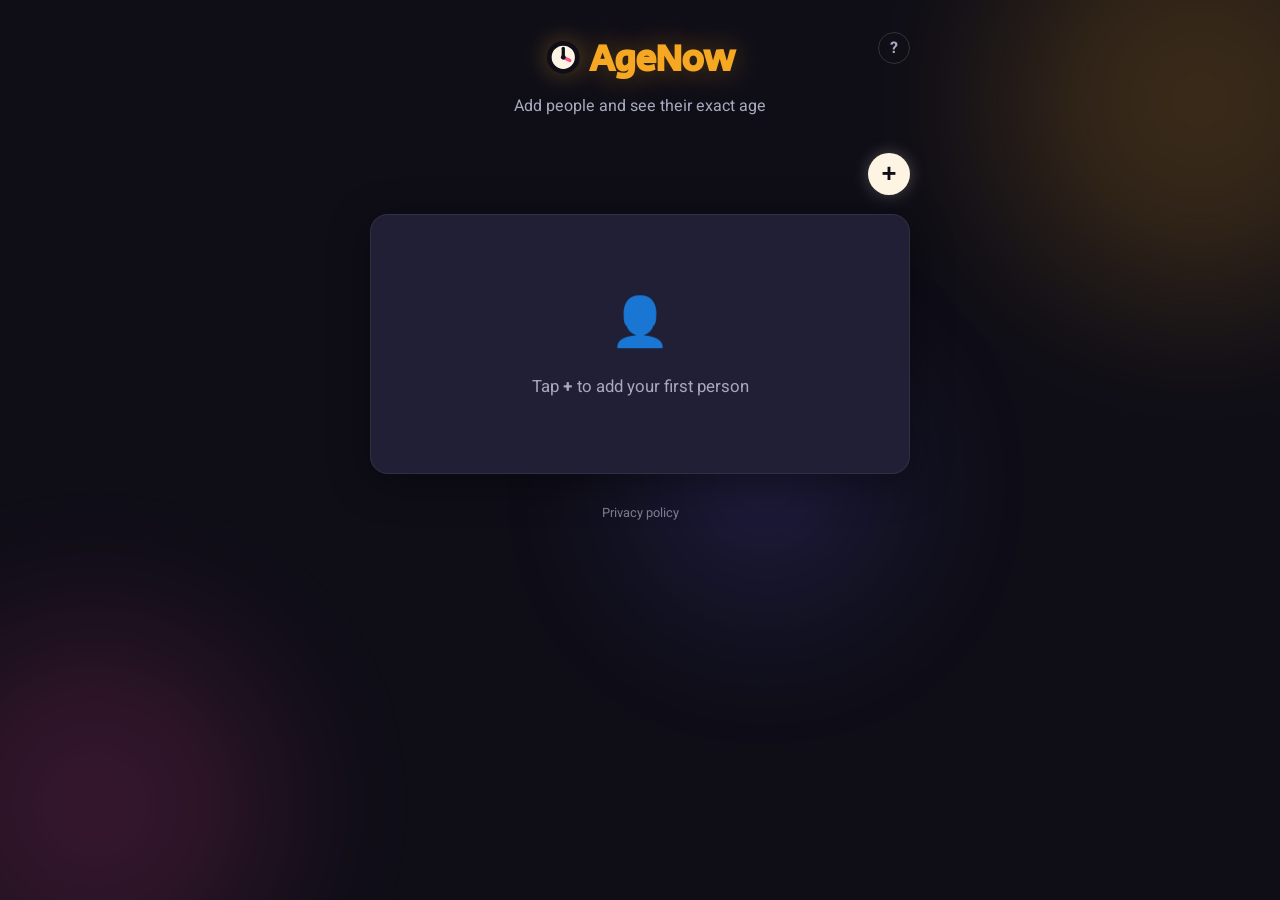
<file: index.html>
<!DOCTYPE html>
<html lang="he" dir="rtl">
<head>
  <meta charset="UTF-8" />
  <meta name="viewport" content="width=device-width, initial-scale=1.0" />
  <title>AgeNow</title>

  <!-- PWA Manifest (Android + Chrome) -->
  <link rel="manifest" href="manifest.json" />

  <!-- Theme color for Chrome on Android -->
  <meta name="theme-color" content="#f7a823" />

  <!-- Apple / iOS -->
  <meta name="apple-mobile-web-app-capable" content="yes" />
  <meta name="apple-mobile-web-app-status-bar-style" content="black-translucent" />
  <meta name="apple-mobile-web-app-title" content="AgeNow" />
  <link rel="apple-touch-icon" href="icons/apple-touch-icon.png?v=2" />

  <!-- Favicon -->
  <link rel="icon" type="image/png" href="icons/favicon.png?v=2" />

  <link rel="stylesheet" href="style.css" />
  <link href="https://fonts.googleapis.com/css2?family=Secular+One&family=Heebo:wght@300;400;600;700&display=swap" rel="stylesheet" />
</head>
<body>

  <div class="bg-circles">
    <div class="circle c1"></div>
    <div class="circle c2"></div>
    <div class="circle c3"></div>
  </div>

  <div class="container">
    <header>
      <button class="help-btn" id="helpBtn" type="button" data-i18n-label="help" aria-label="איך משתמשים?" title="איך משתמשים?">?</button>
      <h1>
        <svg class="logo-clock" viewBox="0 0 116 116" aria-hidden="true">
          <circle cx="58" cy="58" r="47" fill="#fdf4e3" stroke="#0f0e17" stroke-width="16" />
          <line x1="58" y1="58" x2="58" y2="28" stroke="#0f0e17" stroke-width="11" stroke-linecap="round" />
          <line x1="58" y1="58" x2="80" y2="69" stroke="#ff4d8d" stroke-width="11" stroke-linecap="round" />
          <circle cx="58" cy="58" r="8" fill="#0f0e17" />
        </svg>
        AgeNow
      </h1>
      <p class="subtitle" data-i18n="subtitle">הוסף אנשים וגלה את גילם המדויק</p>
    </header>

    <!-- Tabs -->
    <div class="tabs-wrapper">
      <div class="tabs" id="tabs"></div>
      <button class="add-btn" id="addBtn" data-i18n-label="addPerson" title="הוסף אדם">+</button>
    </div>

    <!-- Content area -->
    <div class="card" id="mainCard">
      <div id="emptyState" class="empty-state">
        <div class="empty-icon">👤</div>
        <p><span data-i18n="emptyBefore">לחץ על</span> <strong>+</strong> <span data-i18n="emptyAfter">כדי להוסיף אדם ראשון</span></p>
      </div>
      <div id="personView" class="person-view hidden">
        <div class="avatar" id="personAvatar"></div>
        <h2 id="personName"></h2>
        <div class="age-display" id="ageDisplay">
          <div class="age-block">
            <span class="age-number" id="ageYears">0</span>
            <span class="age-label" data-i18n="years">שנים</span>
          </div>
          <div class="age-sep">·</div>
          <div class="age-block">
            <span class="age-number" id="ageMonths">0</span>
            <span class="age-label" data-i18n="months">חודשים</span>
          </div>
          <div class="age-sep">·</div>
          <div class="age-block">
            <span class="age-number" id="ageDays">0</span>
            <span class="age-label" data-i18n="days">ימים</span>
          </div>
        </div>
        <div class="birthdate-label" id="birthdateLabel"></div>
        <button class="delete-btn" id="deleteBtn" data-i18n="remove">🗑 הסר</button>
      </div>
    </div>

    <footer class="app-footer">
      <a href="privacy-policy.html" id="privacyLink" data-i18n="privacy">מדיניות פרטיות</a>
    </footer>
  </div>

  <!-- Modal -->
  <div class="modal-overlay hidden" id="modalOverlay">
    <div class="modal">
      <h3 data-i18n="modalTitle">➕ הוסף אדם חדש</h3>
      <label><span data-i18n="name">שם</span>
        <input type="text" id="inputName" data-i18n-placeholder="namePlaceholder" placeholder="לדוגמה: דנה" maxlength="20" />
      </label>
      <label><span data-i18n="birthdate">תאריך לידה</span>
        <input type="date" id="inputDate" />
      </label>
      <p class="modal-error hidden" id="modalError"></p>
      <div class="modal-actions">
        <button class="btn-confirm" id="confirmBtn" data-i18n="add">הוסף</button>
        <button class="btn-cancel" id="cancelBtn" data-i18n="cancel">ביטול</button>
      </div>
    </div>
  </div>

  <!-- Usage guide video -->
  <div class="modal-overlay hidden" id="guideOverlay">
    <div class="guide">
      <button class="guide-close" id="guideClose" type="button" data-i18n-label="close" aria-label="סגור">✕</button>
      <video id="guideVideo" src="media/guide.mp4?v=2" poster="media/guide-poster.jpg" controls playsinline preload="none"></video>
    </div>
  </div>

  <!-- Popup -->
  <div class="popup hidden" id="popup">
    <span id="popupText"></span>
  </div>

  <script src="app.js"></script>

  <!-- Cloudflare Web Analytics: anonymous visit counts, no cookies.
       Not loaded in the Google Play app, whose listing declares no data collected.
       The Play app opens ./?source=twa; the flag lasts for the app session. -->
  <script>
    (function () {
      let inPlayApp = new URLSearchParams(location.search).get('source') === 'twa' ||
        document.referrer.startsWith('android-app://');
      try {
        if (inPlayApp) sessionStorage.setItem('agenow_play_app', '1');
        else inPlayApp = sessionStorage.getItem('agenow_play_app') === '1';
      } catch {}
      if (inPlayApp) return;
      const beacon = document.createElement('script');
      beacon.defer = true;
      beacon.src = 'https://static.cloudflareinsights.com/beacon.min.js';
      beacon.dataset.cfBeacon = '{"token": "6112fd9998754722afa9916fab7ef203"}';
      document.body.appendChild(beacon);
    })();
  </script>
</body>
</html>
</file>
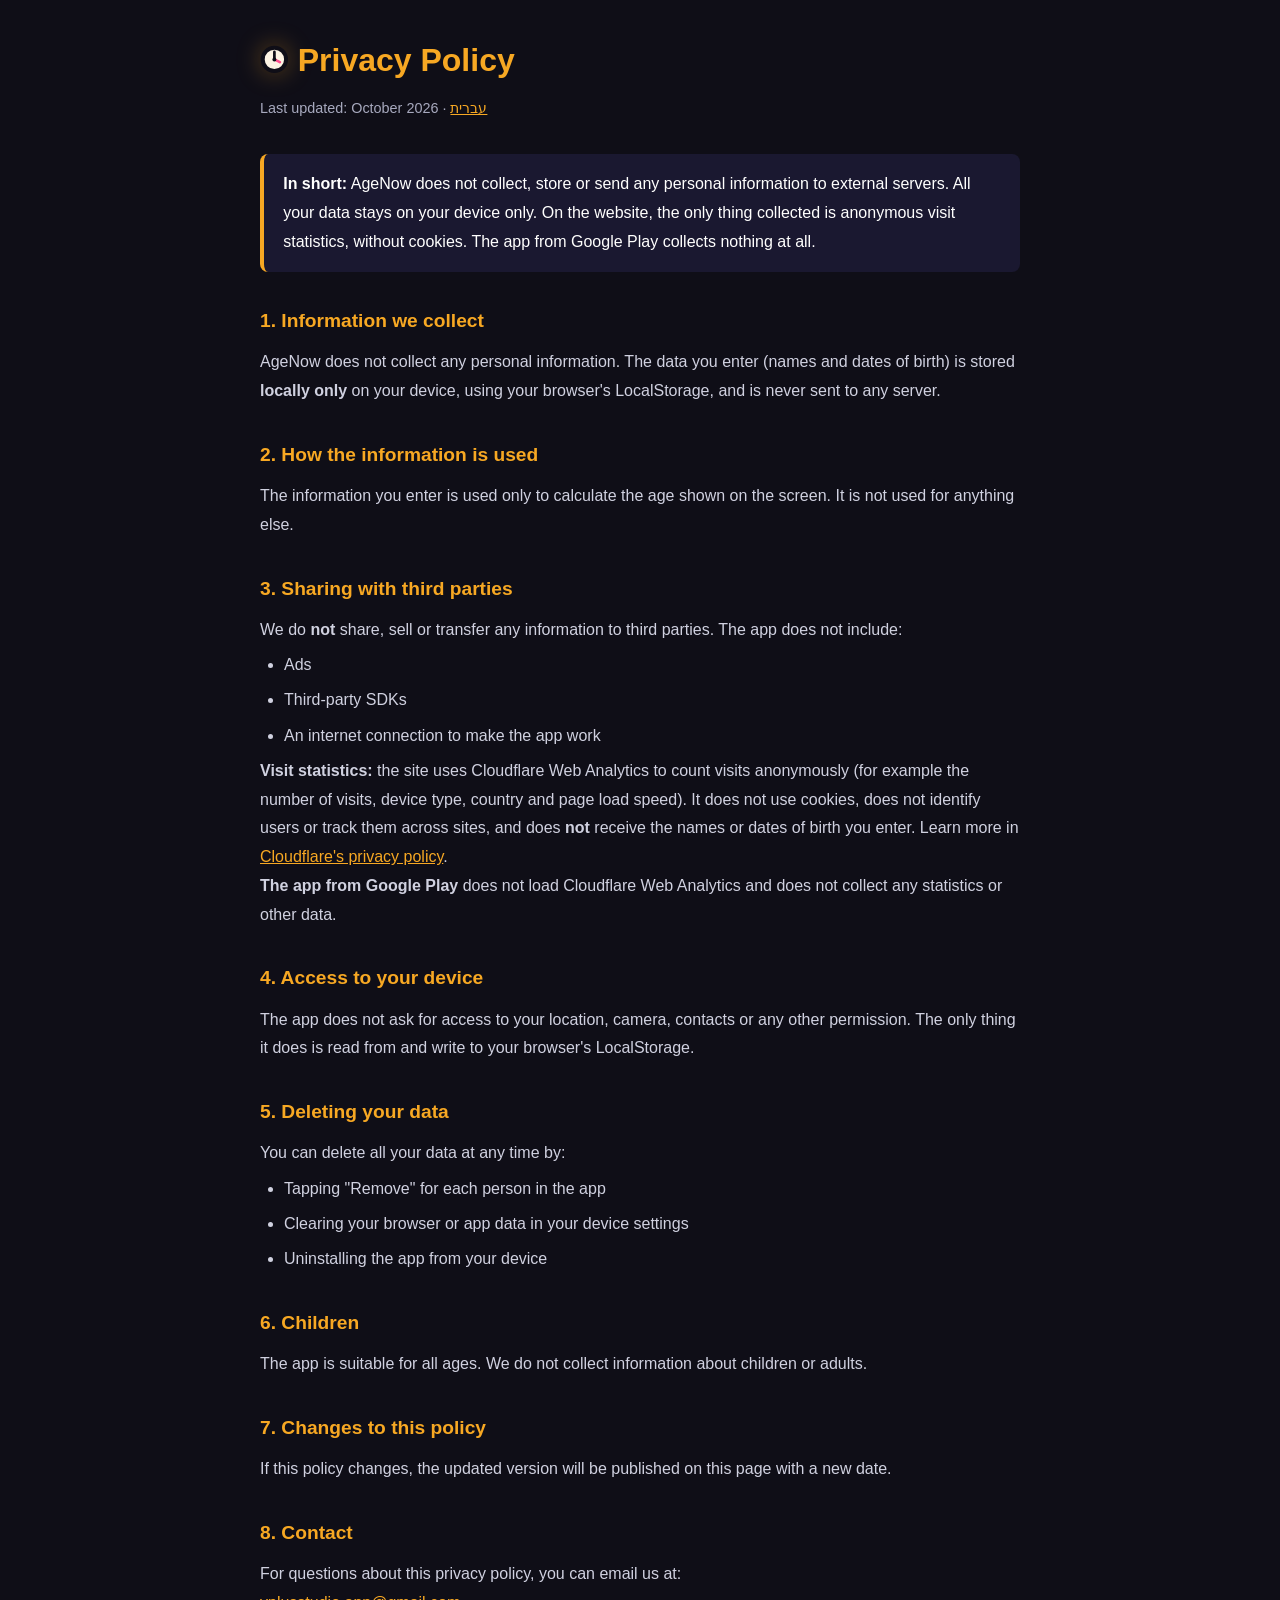
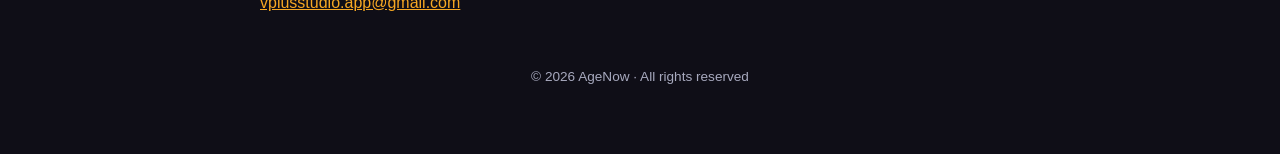
<file: privacy-policy-en.html>
<!DOCTYPE html>
<html lang="en" dir="ltr">
<head>
  <meta charset="UTF-8" />
  <meta name="viewport" content="width=device-width, initial-scale=1.0" />
  <title>Privacy Policy — AgeNow</title>
  <link rel="apple-touch-icon" href="icons/apple-touch-icon.png?v=2" />
  <link rel="icon" type="image/png" href="icons/favicon.png?v=2" />
  <style>
    * { box-sizing: border-box; margin: 0; padding: 0; }
    body {
      font-family: Arial, sans-serif;
      background: #0f0e17;
      color: #fffffe;
      line-height: 1.8;
      padding: 2rem 1rem 4rem;
    }
    .container { max-width: 760px; margin: 0 auto; }
    h1 { font-size: 2rem; color: #f7a823; margin-bottom: 0.4rem; }
    .updated { color: #a7a9be; font-size: 0.9rem; margin-bottom: 2rem; }
    h2 { font-size: 1.2rem; color: #f7a823; margin: 2rem 0 0.6rem; }
    p, li { color: #d0d1e0; font-size: 1rem; }
    ul { padding-left: 1.5rem; margin-top: 0.4rem; }
    li { margin-bottom: 0.4rem; }
    a { color: #f7a823; }
    .highlight {
      background: #1a1830;
      border-left: 4px solid #f7a823;
      padding: 1rem 1.2rem;
      border-radius: 8px;
      margin: 1.5rem 0;
    }
    .logo-clock {
      width: 0.9em;
      height: 0.9em;
      vertical-align: -0.1em;
      filter: drop-shadow(0 0 12px rgba(247,168,35,0.35));
    }
    footer { margin-top: 3rem; color: #a7a9be; font-size: 0.85rem; text-align: center; }
  </style>
</head>
<body>
<div class="container">

  <h1>
    <svg class="logo-clock" viewBox="0 0 116 116" aria-hidden="true">
      <circle cx="58" cy="58" r="47" fill="#fdf4e3" stroke="#0f0e17" stroke-width="16" />
      <line x1="58" y1="58" x2="58" y2="28" stroke="#0f0e17" stroke-width="11" stroke-linecap="round" />
      <line x1="58" y1="58" x2="80" y2="69" stroke="#ff4d8d" stroke-width="11" stroke-linecap="round" />
      <circle cx="58" cy="58" r="8" fill="#0f0e17" />
    </svg>
    Privacy Policy</h1>
  <p class="updated">Last updated: October 2026 · <a href="privacy-policy.html" lang="he">עברית</a></p>

  <div class="highlight">
    <strong>In short:</strong> AgeNow does not collect, store or send any personal information to external servers. All your data stays on your device only. On the website, the only thing collected is anonymous visit statistics, without cookies. The app from Google Play collects nothing at all.
  </div>

  <h2>1. Information we collect</h2>
  <p>AgeNow does not collect any personal information. The data you enter (names and dates of birth) is stored <strong>locally only</strong> on your device, using your browser's LocalStorage, and is never sent to any server.</p>

  <h2>2. How the information is used</h2>
  <p>The information you enter is used only to calculate the age shown on the screen. It is not used for anything else.</p>

  <h2>3. Sharing with third parties</h2>
  <p>We do <strong>not</strong> share, sell or transfer any information to third parties. The app does not include:</p>
  <ul>
    <li>Ads</li>
    <li>Third-party SDKs</li>
    <li>An internet connection to make the app work</li>
  </ul>
  <p><strong>Visit statistics:</strong> the site uses Cloudflare Web Analytics to count visits anonymously (for example the number of visits, device type, country and page load speed). It does not use cookies, does not identify users or track them across sites, and does <strong>not</strong> receive the names or dates of birth you enter. Learn more in <a href="https://www.cloudflare.com/privacypolicy/" target="_blank">Cloudflare's privacy policy</a>.</p>
  <p><strong>The app from Google Play</strong> does not load Cloudflare Web Analytics and does not collect any statistics or other data.</p>

  <h2>4. Access to your device</h2>
  <p>The app does not ask for access to your location, camera, contacts or any other permission. The only thing it does is read from and write to your browser's LocalStorage.</p>

  <h2>5. Deleting your data</h2>
  <p>You can delete all your data at any time by:</p>
  <ul>
    <li>Tapping "Remove" for each person in the app</li>
    <li>Clearing your browser or app data in your device settings</li>
    <li>Uninstalling the app from your device</li>
  </ul>

  <h2>6. Children</h2>
  <p>The app is suitable for all ages. We do not collect information about children or adults.</p>

  <h2>7. Changes to this policy</h2>
  <p>If this policy changes, the updated version will be published on this page with a new date.</p>

  <h2>8. Contact</h2>
  <p>For questions about this privacy policy, you can email us at:</p>
  <p><a href="mailto:vplusstudio.app@gmail.com">vplusstudio.app@gmail.com</a></p>

  <footer>
    © 2026 AgeNow · All rights reserved
  </footer>

</div>
</body>
</html>
</file>
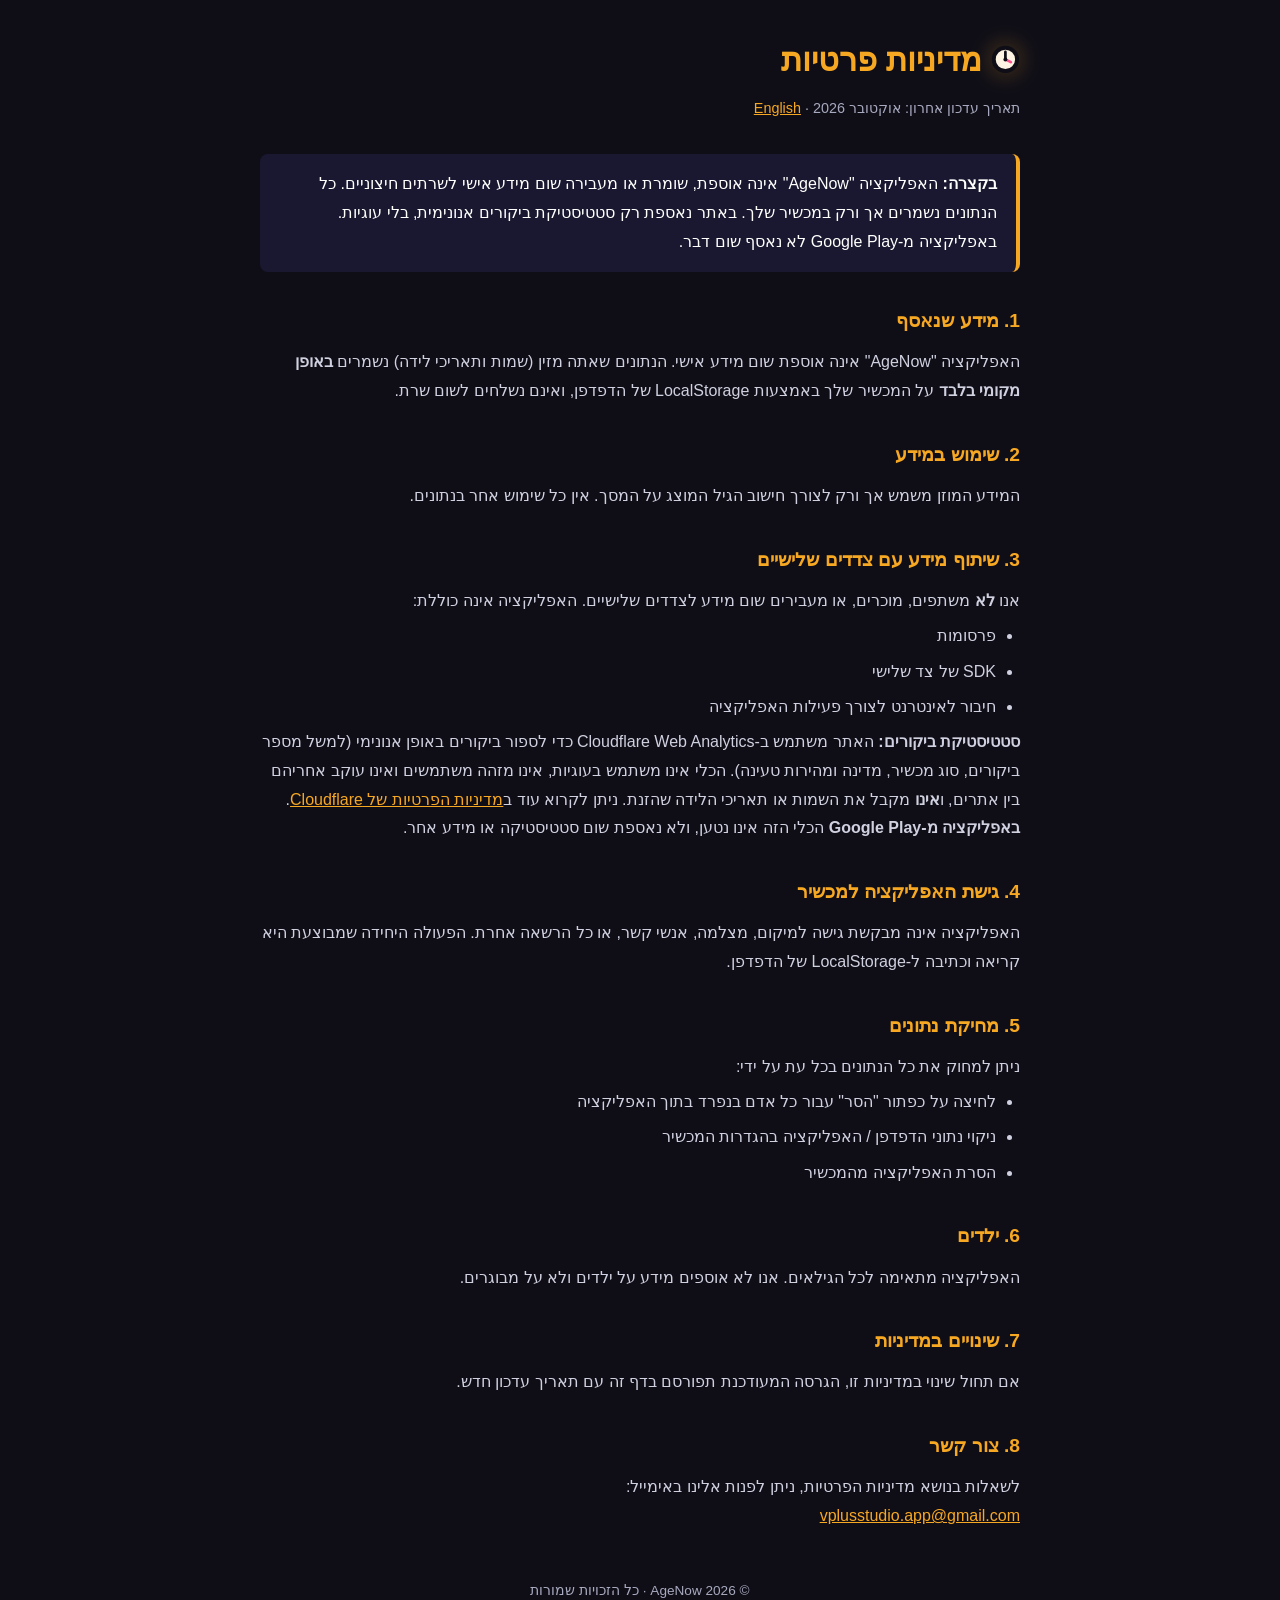
<file: privacy-policy.html>
<!DOCTYPE html>
<html lang="he" dir="rtl">
<head>
  <meta charset="UTF-8" />
  <meta name="viewport" content="width=device-width, initial-scale=1.0" />
  <title>מדיניות פרטיות — AgeNow</title>
  <link rel="apple-touch-icon" href="icons/apple-touch-icon.png?v=2" />
  <link rel="icon" type="image/png" href="icons/favicon.png?v=2" />
  <style>
    * { box-sizing: border-box; margin: 0; padding: 0; }
    body {
      font-family: Arial, sans-serif;
      background: #0f0e17;
      color: #fffffe;
      line-height: 1.8;
      padding: 2rem 1rem 4rem;
    }
    .container { max-width: 760px; margin: 0 auto; }
    h1 { font-size: 2rem; color: #f7a823; margin-bottom: 0.4rem; }
    .updated { color: #a7a9be; font-size: 0.9rem; margin-bottom: 2rem; }
    h2 { font-size: 1.2rem; color: #f7a823; margin: 2rem 0 0.6rem; }
    p, li { color: #d0d1e0; font-size: 1rem; }
    ul { padding-right: 1.5rem; margin-top: 0.4rem; }
    li { margin-bottom: 0.4rem; }
    a { color: #f7a823; }
    .highlight {
      background: #1a1830;
      border-right: 4px solid #f7a823;
      padding: 1rem 1.2rem;
      border-radius: 8px;
      margin: 1.5rem 0;
    }
    .logo-clock {
      width: 0.9em;
      height: 0.9em;
      vertical-align: -0.1em;
      filter: drop-shadow(0 0 12px rgba(247,168,35,0.35));
    }
    footer { margin-top: 3rem; color: #a7a9be; font-size: 0.85rem; text-align: center; }
  </style>
</head>
<body>
<div class="container">

  <h1>
    <svg class="logo-clock" viewBox="0 0 116 116" aria-hidden="true">
      <circle cx="58" cy="58" r="47" fill="#fdf4e3" stroke="#0f0e17" stroke-width="16" />
      <line x1="58" y1="58" x2="58" y2="28" stroke="#0f0e17" stroke-width="11" stroke-linecap="round" />
      <line x1="58" y1="58" x2="80" y2="69" stroke="#ff4d8d" stroke-width="11" stroke-linecap="round" />
      <circle cx="58" cy="58" r="8" fill="#0f0e17" />
    </svg>
    מדיניות פרטיות</h1>
  <p class="updated">תאריך עדכון אחרון: אוקטובר 2026 · <a href="privacy-policy-en.html" lang="en">English</a></p>

  <div class="highlight">
    <strong>בקצרה:</strong> האפליקציה "AgeNow" אינה אוספת, שומרת או מעבירה שום מידע אישי לשרתים חיצוניים. כל הנתונים נשמרים אך ורק במכשיר שלך. באתר נאספת רק סטטיסטיקת ביקורים אנונימית, בלי עוגיות. באפליקציה מ-Google Play לא נאסף שום דבר.
  </div>

  <h2>1. מידע שנאסף</h2>
  <p>האפליקציה "AgeNow" אינה אוספת שום מידע אישי. הנתונים שאתה מזין (שמות ותאריכי לידה) נשמרים <strong>באופן מקומי בלבד</strong> על המכשיר שלך באמצעות LocalStorage של הדפדפן, ואינם נשלחים לשום שרת.</p>

  <h2>2. שימוש במידע</h2>
  <p>המידע המוזן משמש אך ורק לצורך חישוב הגיל המוצג על המסך. אין כל שימוש אחר בנתונים.</p>

  <h2>3. שיתוף מידע עם צדדים שלישיים</h2>
  <p>אנו <strong>לא</strong> משתפים, מוכרים, או מעבירים שום מידע לצדדים שלישיים. האפליקציה אינה כוללת:</p>
  <ul>
    <li>פרסומות</li>
    <li>SDK של צד שלישי</li>
    <li>חיבור לאינטרנט לצורך פעילות האפליקציה</li>
  </ul>
  <p><strong>סטטיסטיקת ביקורים:</strong> האתר משתמש ב-Cloudflare Web Analytics כדי לספור ביקורים באופן אנונימי (למשל מספר ביקורים, סוג מכשיר, מדינה ומהירות טעינה). הכלי אינו משתמש בעוגיות, אינו מזהה משתמשים ואינו עוקב אחריהם בין אתרים, ו<strong>אינו</strong> מקבל את השמות או תאריכי הלידה שהזנת. ניתן לקרוא עוד ב<a href="https://www.cloudflare.com/privacypolicy/" target="_blank">מדיניות הפרטיות של Cloudflare</a>.</p>
  <p><strong>באפליקציה מ-Google Play</strong> הכלי הזה אינו נטען, ולא נאספת שום סטטיסטיקה או מידע אחר.</p>

  <h2>4. גישת האפליקציה למכשיר</h2>
  <p>האפליקציה אינה מבקשת גישה למיקום, מצלמה, אנשי קשר, או כל הרשאה אחרת. הפעולה היחידה שמבוצעת היא קריאה וכתיבה ל-LocalStorage של הדפדפן.</p>

  <h2>5. מחיקת נתונים</h2>
  <p>ניתן למחוק את כל הנתונים בכל עת על ידי:</p>
  <ul>
    <li>לחיצה על כפתור "הסר" עבור כל אדם בנפרד בתוך האפליקציה</li>
    <li>ניקוי נתוני הדפדפן / האפליקציה בהגדרות המכשיר</li>
    <li>הסרת האפליקציה מהמכשיר</li>
  </ul>

  <h2>6. ילדים</h2>
  <p>האפליקציה מתאימה לכל הגילאים. אנו לא אוספים מידע על ילדים ולא על מבוגרים.</p>

  <h2>7. שינויים במדיניות</h2>
  <p>אם תחול שינוי במדיניות זו, הגרסה המעודכנת תפורסם בדף זה עם תאריך עדכון חדש.</p>

  <h2>8. צור קשר</h2>
  <p>לשאלות בנושא מדיניות הפרטיות, ניתן לפנות אלינו באימייל:</p>
  <p><a href="mailto:vplusstudio.app@gmail.com">vplusstudio.app@gmail.com</a></p>

  <footer>
    © 2026 AgeNow · כל הזכויות שמורות
  </footer>

</div>
</body>
</html>
</file>
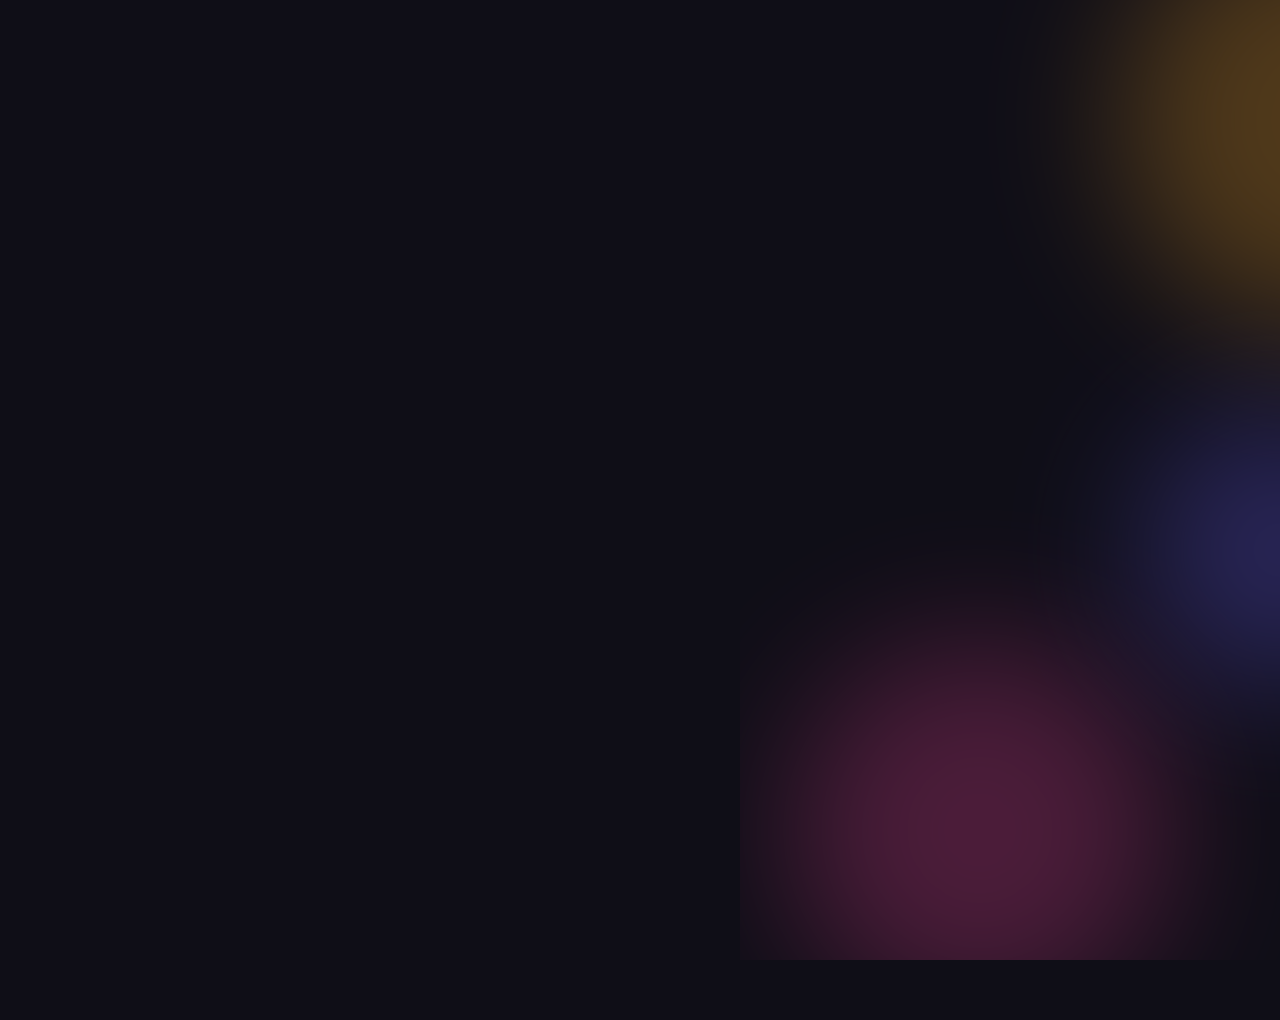
<file: promo/promo.html>
<!DOCTYPE html>
<html lang="he" dir="rtl">
<head>
<meta charset="UTF-8" />
<title>AgeNow — promo</title>
<link href="https://fonts.googleapis.com/css2?family=Secular+One&family=Heebo:wght@400;500;700;900&family=Rubik:wght@900&display=swap" rel="stylesheet" />
<style>
  * { box-sizing: border-box; margin: 0; padding: 0; }
  :root {
    --bg: #0f0e17; --surface: #1a1830; --card: #211f35;
    --accent: #f7a823; --accent2: #e84393; --pink: #ff4d8d;
    --cream: #fdf4e3; --text: #fffffe; --muted: #a7a9be;
  }
  html, body { width: 540px; height: 960px; overflow: hidden; background: var(--bg); }
  body { font-family: 'Heebo', sans-serif; color: var(--text); position: relative; }
  .layer { position: absolute; inset: 0; }

  /* Background */
  .blob { position: absolute; border-radius: 50%; filter: blur(70px); opacity: 0.28; }
  #b1 { width: 420px; height: 420px; background: var(--accent); }
  #b2 { width: 380px; height: 380px; background: var(--accent2); }
  #b3 { width: 280px; height: 280px; background: #6c63ff; }

  /* Hook */
  #hook { display: flex; flex-direction: column; align-items: center; justify-content: center; gap: 28px; text-align: center; padding: 0 30px; }
  #hook .q { font-family: 'Secular One', sans-serif; font-size: 64px; line-height: 1.1; }
  #hook .a { font-family: 'Secular One', sans-serif; font-size: 46px; color: var(--accent); }
  #hook .a b { color: var(--pink); font-weight: normal; }

  /* Clock (shared) */
  .clock circle.face { fill: var(--cream); stroke: var(--bg); }

  /* Logo */
  #logo { display: flex; flex-direction: column; align-items: center; justify-content: center; gap: 34px; }
  #logo .icon { width: 300px; height: 300px; border-radius: 68px; background: var(--accent);
    display: flex; flex-direction: column; align-items: center; justify-content: center; gap: 18px;
    font-family: 'Rubik', sans-serif; color: var(--bg); box-shadow: 0 30px 90px rgba(247,168,35,0.45); }
  #logo .w { font-size: 92px; font-weight: 900; line-height: 0.74; letter-spacing: -3px; }
  #logo .row { display: flex; align-items: center; gap: 3px; direction: ltr; }
  #logo .name { font-family: 'Secular One', sans-serif; font-size: 58px; color: var(--accent); direction: ltr; }

  /* Phone */
  #phone { position: absolute; left: 95px; top: 64px; width: 350px; height: 660px; border-radius: 52px;
    background: #05050a; padding: 12px; box-shadow: 0 40px 120px rgba(0,0,0,0.7), 0 0 0 2px #2c2a40; }
  #screen { position: relative; width: 100%; height: 100%; border-radius: 41px; overflow: hidden; background: var(--bg); }
  #screen .glow1 { position: absolute; width: 260px; height: 260px; border-radius: 50%; background: var(--accent); filter: blur(60px); opacity: 0.16; top: -70px; right: -80px; }
  #screen .glow2 { position: absolute; width: 230px; height: 230px; border-radius: 50%; background: var(--accent2); filter: blur(60px); opacity: 0.16; bottom: -60px; left: -70px; }
  .app { position: relative; padding: 52px 18px 0; }
  .app header { text-align: center; margin-bottom: 20px; }
  .app h1 { font-family: 'Secular One', sans-serif; font-size: 30px; color: var(--accent); text-shadow: 0 0 24px rgba(247,168,35,0.35);
    display: flex; align-items: center; justify-content: center; gap: 8px; }
  .app .sub { color: var(--muted); font-size: 13px; margin-top: 2px; }
  .tabs-row { display: flex; align-items: center; gap: 6px; margin-bottom: 14px; min-height: 36px; }
  .tabs { display: flex; flex-wrap: wrap; gap: 6px; flex: 1; }
  .tab { background: var(--surface); color: var(--muted); border-radius: 40px; padding: 5px 12px; font-size: 13px; white-space: nowrap; border: 2px solid transparent; }
  .tab.active { background: var(--accent); color: var(--bg); font-weight: 700; box-shadow: 0 0 14px rgba(247,168,35,0.4); }
  .add { width: 36px; height: 36px; border-radius: 50%; background: var(--cream); color: var(--bg); font-size: 24px; font-weight: 700; line-height: 36px; text-align: center; flex-shrink: 0; box-shadow: 0 0 14px rgba(253,244,227,0.25); }
  .card { background: var(--card); border-radius: 18px; border: 1px solid rgba(255,255,255,0.07); padding: 26px 14px; min-height: 300px;
    display: flex; align-items: center; justify-content: center; box-shadow: 0 8px 30px rgba(0,0,0,0.4); }
  .empty { text-align: center; color: var(--muted); font-size: 15px; }
  .empty .ic { width: 52px; height: 52px; border-radius: 50%; background: var(--surface); margin: 0 auto 14px; display: flex; align-items: center; justify-content: center; }
  .person { text-align: center; width: 100%; }
  .avatar { width: 60px; height: 60px; border-radius: 50%; background: linear-gradient(135deg, var(--accent), var(--accent2)); margin: 0 auto 10px;
    display: flex; align-items: center; justify-content: center; font-family: 'Secular One', sans-serif; font-size: 28px; color: var(--bg); box-shadow: 0 0 20px rgba(247,168,35,0.3); }
  .person h2 { font-family: 'Secular One', sans-serif; font-size: 25px; margin-bottom: 16px; }
  .blocks { display: flex; justify-content: center; align-items: center; gap: 6px; margin-bottom: 14px; }
  .blk { display: flex; flex-direction: column; align-items: center; background: var(--surface); border-radius: 12px; padding: 10px 6px; min-width: 76px; border: 1px solid rgba(255,255,255,0.08); }
  .num { font-family: 'Secular One', sans-serif; font-size: 34px; color: var(--accent); line-height: 1; }
  .lbl { font-size: 11px; color: var(--muted); margin-top: 4px; }
  .sep { color: var(--muted); opacity: 0.5; font-size: 20px; }
  .born { color: var(--muted); font-size: 12px; }

  .overlay { position: absolute; inset: 0; background: rgba(0,0,0,0.65); display: flex; align-items: center; justify-content: center; padding: 0 22px; }
  .modal { width: 100%; background: var(--card); border: 1px solid rgba(255,255,255,0.1); border-radius: 18px; padding: 22px 18px; box-shadow: 0 16px 60px rgba(0,0,0,0.6); }
  .modal h3 { font-family: 'Secular One', sans-serif; font-size: 20px; color: var(--accent); margin-bottom: 16px; }
  .field { color: var(--muted); font-size: 12px; margin-bottom: 12px; }
  .input { margin-top: 5px; background: var(--surface); border: 1.5px solid rgba(255,255,255,0.1); border-radius: 10px; padding: 9px 12px; color: var(--text); font-size: 16px; height: 42px; display: flex; align-items: center; }
  .input.focus { border-color: var(--accent); }
  .caret { display: inline-block; width: 2px; height: 20px; background: var(--accent); margin-right: 2px; }
  .actions { display: flex; gap: 10px; margin-top: 6px; }
  .btn { flex: 1; border-radius: 10px; padding: 10px; text-align: center; font-size: 15px; }
  .btn.ok { background: var(--accent); color: var(--bg); font-weight: 700; }
  .btn.no { border: 1.5px solid rgba(255,255,255,0.15); color: var(--muted); }

  .toast { position: absolute; left: 50%; bottom: 40px; background: var(--accent); color: var(--bg); font-family: 'Secular One', sans-serif;
    font-size: 16px; padding: 11px 22px; border-radius: 40px; white-space: nowrap; box-shadow: 0 8px 30px rgba(247,168,35,0.45); }

  .tap { position: absolute; width: 56px; height: 56px; margin: -28px 0 0 -28px; border-radius: 50%; background: rgba(247,168,35,0.3); border: 2px solid rgba(247,168,35,0.95); pointer-events: none; }

  /* Privacy */
  #privacy { display: flex; flex-direction: column; align-items: center; justify-content: center; gap: 30px; text-align: center; padding: 0 40px; }
  #privacy .t1 { font-family: 'Secular One', sans-serif; font-size: 48px; line-height: 1.15; }
  #privacy .t1 span { color: var(--accent); }

  /* End card */
  #end { display: flex; flex-direction: column; align-items: center; justify-content: center; gap: 26px; text-align: center; }
  #end .icon { width: 220px; height: 220px; border-radius: 50px; background: var(--accent); display: flex; flex-direction: column; align-items: center; justify-content: center; gap: 13px;
    font-family: 'Rubik', sans-serif; color: var(--bg); box-shadow: 0 26px 80px rgba(247,168,35,0.45); }
  #end .w { font-size: 68px; font-weight: 900; line-height: 0.74; letter-spacing: -2px; }
  #end .row { display: flex; align-items: center; gap: 2px; direction: ltr; }
  #end .tag { font-family: 'Secular One', sans-serif; font-size: 40px; }
  #end .tag span { color: var(--accent); }

  /* Captions */
  #cap { position: absolute; left: 30px; right: 30px; bottom: 74px; text-align: center; }
  #cap span { display: inline-block; font-family: 'Heebo', sans-serif; font-weight: 700; font-size: 25px; line-height: 1.35; color: #fff;
    background: rgba(15,14,23,0.78); padding: 8px 18px; border-radius: 14px; }
</style>
</head>
<body>
  <div class="layer" id="bgl">
    <div class="blob" id="b1"></div><div class="blob" id="b2"></div><div class="blob" id="b3"></div>
  </div>

  <div class="layer" id="hook">
    <div class="q" id="hq"></div>
    <svg class="clock" id="hclock" width="150" height="150" viewBox="0 0 116 116" style="filter: drop-shadow(0 0 22px rgba(247,168,35,0.55))">
      <circle class="face" cx="58" cy="58" r="47" stroke-width="16" />
      <line id="hh" x1="58" y1="58" x2="58" y2="30" stroke="#0f0e17" stroke-width="10" stroke-linecap="round" />
      <line id="hm" x1="58" y1="58" x2="58" y2="22" stroke="#ff4d8d" stroke-width="8" stroke-linecap="round" />
      <circle cx="58" cy="58" r="7" fill="#0f0e17" />
    </svg>
    <div class="a" id="ha"></div>
  </div>

  <div class="layer" id="logo">
    <div class="icon" id="licon">
      <div class="w">AGE</div>
      <div class="row">
        <div class="w">N</div>
        <svg class="clock" width="72" height="72" viewBox="0 0 116 116">
          <circle class="face" cx="58" cy="58" r="47" stroke-width="20" />
          <line x1="58" y1="58" x2="58" y2="30" stroke="#0f0e17" stroke-width="10" stroke-linecap="round" />
          <line id="lm" x1="58" y1="58" x2="78" y2="68" stroke="#ff4d8d" stroke-width="10" stroke-linecap="round" />
          <circle cx="58" cy="58" r="7" fill="#0f0e17" />
        </svg>
        <div class="w">W</div>
      </div>
    </div>
    <div class="name" id="lname">AgeNow</div>
  </div>

  <div id="phone">
    <div id="screen">
      <div class="glow1"></div><div class="glow2"></div>
      <div class="app">
        <header>
          <h1>
            <svg class="clock" width="28" height="28" viewBox="0 0 116 116">
              <circle class="face" cx="58" cy="58" r="47" stroke-width="16" />
              <line x1="58" y1="58" x2="58" y2="28" stroke="#0f0e17" stroke-width="11" stroke-linecap="round" />
              <line x1="58" y1="58" x2="80" y2="69" stroke="#ff4d8d" stroke-width="11" stroke-linecap="round" />
              <circle cx="58" cy="58" r="8" fill="#0f0e17" />
            </svg>
            AgeNow
          </h1>
          <div class="sub" id="asub"></div>
        </header>
        <div class="tabs-row">
          <div class="tabs" id="tabs"></div>
          <div class="add" id="add">+</div>
        </div>
        <div class="card">
          <div class="empty" id="empty">
            <div class="ic">
              <svg width="26" height="26" viewBox="0 0 24 24" fill="none" stroke="#a7a9be" stroke-width="2" stroke-linecap="round"><circle cx="12" cy="8" r="4" /><path d="M4 21c0-4 4-6 8-6s8 2 8 6" /></svg>
            </div>
            <span id="aempty"></span>
          </div>
          <div class="person" id="person">
            <div class="avatar" id="av"></div>
            <h2 id="pname"></h2>
            <div class="blocks">
              <div class="blk"><span class="num" id="ny"></span><span class="lbl" id="ly"></span></div>
              <div class="sep">·</div>
              <div class="blk"><span class="num" id="nm"></span><span class="lbl" id="lmo"></span></div>
              <div class="sep">·</div>
              <div class="blk"><span class="num" id="nd"></span><span class="lbl" id="ld"></span></div>
            </div>
            <div class="born" id="born"></div>
          </div>
        </div>
      </div>
      <div class="overlay" id="overlay">
        <div class="modal" id="modal">
          <h3 id="mt"></h3>
          <div class="field"><span id="fn"></span><div class="input" id="in1"></div></div>
          <div class="field"><span id="fd"></span><div class="input" id="in2" style="direction: ltr"></div></div>
          <div class="actions"><div class="btn ok" id="okbtn"></div><div class="btn no" id="nobtn"></div></div>
        </div>
      </div>
      <div class="toast" id="toast"></div>
      <div class="tap" id="tap"></div>
    </div>
  </div>

  <div class="layer" id="privacy">
    <svg width="130" height="130" viewBox="0 0 24 24" fill="none" stroke="#f7a823" stroke-width="1.8" stroke-linecap="round" stroke-linejoin="round">
      <rect x="4" y="10" width="16" height="11" rx="2.5" fill="rgba(247,168,35,0.12)" />
      <path d="M8 10V7a4 4 0 0 1 8 0v3" />
      <circle cx="12" cy="15.5" r="1.6" fill="#f7a823" />
    </svg>
    <div class="t1" id="pt"></div>
  </div>

  <div class="layer" id="end">
    <div class="icon" id="eicon">
      <div class="w">AGE</div>
      <div class="row">
        <div class="w">N</div>
        <svg class="clock" width="54" height="54" viewBox="0 0 116 116">
          <circle class="face" cx="58" cy="58" r="47" stroke-width="20" />
          <line x1="58" y1="58" x2="58" y2="30" stroke="#0f0e17" stroke-width="10" stroke-linecap="round" />
          <line id="em" x1="58" y1="58" x2="78" y2="68" stroke="#ff4d8d" stroke-width="10" stroke-linecap="round" />
          <circle cx="58" cy="58" r="7" fill="#0f0e17" />
        </svg>
        <div class="w">W</div>
      </div>
    </div>
    <div class="tag" id="etag"></div>
  </div>

  <div id="cap"><span id="capt"></span></div>

<script>
// ── Content per language: promo.html?lang=he (default) or ?lang=en ─────────
// Scene times (T) and captions are tuned to each language's voiceover word timings.
const CONTENT = {
  he: {
    dir: 'rtl',
    T: {
      hookQ: 0.0, hookA: 1.85, logo: 3.9, phone: 5.3,
      tapPlus: 6.2, typeName: 6.95, typeDate: 7.5, tapAdd: 8.7,
      result: 8.9, adds: [12.55, 14.75, 15.45, 16.4], privacy: 17.85, end: 20.6, total: 25.0,
    },
    // on-screen text already says the hook and the end card, so no captions there
    captions: [
      [4.0, 5.5, 'הכירו את AgeNow'],
      [5.55, 8.6, 'לוחצים על הפלוס, כותבים שם ותאריך לידה…'],
      [8.85, 12.25, 'ובום! שנים, חודשים וימים — ברגע אחד'],
      [12.4, 16.1, 'מוסיפים עד 5 אנשים: הילדים, בן הזוג, סבתא'],
      [16.1, 17.75, 'כל אחד בלשונית משלו'],
      [17.85, 20.55, 'והכול נשמר רק אצלכם, בטלפון'],
    ],
    people: [
      { name: 'נועה', typed: '14/03/2016', born: '14/03/2016', age: [10, 7, 6] },
      { name: 'איתי', born: '02/07/2012', age: [14, 3, 18] },
      { name: 'יואב', born: '23/11/1988', age: [37, 10, 27] },
      { name: 'סבתא רחל', born: '05/01/1951', age: [75, 9, 15] },
      { name: 'אני', born: '08/08/1990', age: [36, 2, 12] },
    ],
    html: {
      hq: 'בני כמה אתם היום?', ha: 'לא בערך — <b>בדיוק.</b>',
      asub: 'הוסף אנשים וגלה את גילם המדויק', aempty: 'לחץ על <b>+</b> כדי להוסיף אדם ראשון',
      ly: 'שנים', lmo: 'חודשים', ld: 'ימים',
      mt: '➕ הוסף אדם חדש', fn: 'שם', fd: 'תאריך לידה', okbtn: 'הוסף', nobtn: 'ביטול',
      pt: 'הכול נשמר<br><span>רק אצלכם בטלפון</span>', etag: 'הגיל שלכם — <span>עכשיו.</span>',
    },
    born: d => 'תאריך לידה: ' + d,
    toast: a => `גיל ${a[0]}, ${a[1]} חודשים, ${a[2]} ימים`,
  },
  en: {
    dir: 'ltr',
    T: {
      hookQ: 0.0, hookA: 1.8, logo: 4.3, phone: 5.6,
      tapPlus: 6.2, typeName: 6.9, typeDate: 7.5, tapAdd: 8.5,
      result: 8.7, adds: [12.7, 14.9, 15.7, 16.5], privacy: 18.35, end: 20.65, total: 25.0,
    },
    captions: [
      [4.35, 5.6, 'Meet AgeNow'],
      [5.85, 8.6, 'Tap +, type a name and a date of birth…'],
      [8.65, 12.4, 'And boom! Years, months and days — in a second'],
      [12.6, 16.3, 'Add up to 5 people: the kids, your partner, Grandma'],
      [16.4, 18.2, 'Each one gets their own tab'],
      [18.35, 20.5, 'And everything stays right on your phone'],
    ],
    people: [
      { name: 'Noa', typed: '03/14/2016', born: 'Mar 14, 2016', age: [10, 7, 6] },
      { name: 'Ethan', born: 'Jul 2, 2012', age: [14, 3, 18] },
      { name: 'Mike', born: 'Nov 23, 1988', age: [37, 10, 27] },
      { name: 'Grandma', born: 'Jan 5, 1951', age: [75, 9, 15] },
      { name: 'Me', born: 'Aug 8, 1990', age: [36, 2, 12] },
    ],
    html: {
      hq: 'How old are you today?', ha: 'Not roughly — <b>exactly.</b>',
      asub: 'Add people and see their exact age', aempty: 'Tap <b>+</b> to add your first person',
      ly: 'years', lmo: 'months', ld: 'days',
      mt: '➕ Add a person', fn: 'Name', fd: 'Date of birth', okbtn: 'Add', nobtn: 'Cancel',
      pt: 'Everything stays<br><span>right on your phone</span>', etag: 'Your age — <span>right now.</span>',
    },
    born: d => 'Born: ' + d,
    toast: a => `Age ${a[0]} · ${a[1]} months · ${a[2]} days`,
  },
};
const LANG = new URLSearchParams(location.search).get('lang') === 'en' ? 'en' : 'he';
const C = CONTENT[LANG];
const T = C.T;
const CAPTIONS = C.captions;
const PEOPLE = C.people;
const RTL = C.dir === 'rtl';

const $ = id => document.getElementById(id);

document.documentElement.lang = LANG;
document.documentElement.dir = C.dir;
for (const [id, html] of Object.entries(C.html)) $(id).innerHTML = html;
$('in2').style.justifyContent = RTL ? 'flex-end' : 'flex-start';
const clamp = (x, a = 0, b = 1) => Math.min(b, Math.max(a, x));
const prog = (t, a, d) => clamp((t - a) / d);
const easeOut = p => 1 - Math.pow(1 - p, 3);
const easeInOut = p => p < 0.5 ? 4 * p * p * p : 1 - Math.pow(-2 * p + 2, 3) / 2;
const back = p => { const c = 1.7; return 1 + (c + 1) * Math.pow(p - 1, 3) + c * Math.pow(p - 1, 2); };
// visible between a and b with fade in/out of f seconds
const win = (t, a, b, f = 0.35) => Math.min(prog(t, a, f), 1 - prog(t, b - f, f));

function setLayer(el, o, y = 0, s = 1) {
  el.style.opacity = o;
  el.style.visibility = o <= 0.001 ? 'hidden' : 'visible';
  el.style.transform = `translateY(${y}px) scale(${s})`;
}

function rotateHand(el, deg, len) {
  const r = deg * Math.PI / 180;
  el.setAttribute('x2', 58 + Math.sin(r) * len);
  el.setAttribute('y2', 58 - Math.cos(r) * len);
}

function render(t) {
  // background drift
  $('b1').style.transform = `translate(${260 + 40 * Math.sin(t * 0.5)}px, ${-120 + 30 * Math.cos(t * 0.4)}px)`;
  $('b2').style.transform = `translate(${-140 + 30 * Math.cos(t * 0.45)}px, ${640 + 40 * Math.sin(t * 0.35)}px)`;
  $('b3').style.transform = `translate(${140 + 60 * Math.sin(t * 0.3)}px, ${360 + 50 * Math.cos(t * 0.5)}px)`;

  // 1. Hook
  const hook = win(t, T.hookQ, T.logo, 0.3);
  setLayer($('hook'), hook, 0, 1 + 0.04 * prog(t, T.hookQ, T.logo - T.hookQ));
  const pq = easeOut(prog(t, T.hookQ, 0.5));
  $('hq').style.opacity = pq; $('hq').style.transform = `translateY(${30 * (1 - pq)}px)`;
  const pa = back(prog(t, T.hookA, 0.45));
  $('ha').style.opacity = clamp(pa); $('ha').style.transform = `scale(${0.6 + 0.4 * pa})`;
  // hands spin fast, then snap to "now" when the answer lands
  const spin = 1 - easeOut(prog(t, T.hookA - 0.2, 0.6));
  rotateHand($('hm'), t * 900 * spin + 60 * (1 - spin), 36);
  rotateHand($('hh'), t * 75 * spin, 26);

  // 2. Logo
  const lo = win(t, T.logo, T.phone, 0.3);
  const pl = back(prog(t, T.logo, 0.6));
  setLayer($('logo'), lo);
  $('licon').style.transform = `scale(${0.5 + 0.5 * pl}) rotate(${-8 * (1 - clamp(pl))}deg)`;
  $('lname').style.opacity = easeOut(prog(t, T.logo + 0.35, 0.4));
  rotateHand($('lm'), 116 + 360 * (1 - easeOut(prog(t, T.logo, 1.2))), 22);

  // 3–5. Phone demo
  const ph = win(t, T.phone, T.privacy, 0.4);
  const pin = easeOut(prog(t, T.phone, 0.6));
  $('phone').style.opacity = ph;
  $('phone').style.visibility = ph <= 0.001 ? 'hidden' : 'visible';
  $('phone').style.transform = `translateY(${120 * (1 - pin)}px) scale(${0.92 + 0.08 * pin})`;
  renderApp(t);

  // 6. Privacy
  const pv = win(t, T.privacy, T.end, 0.35);
  setLayer($('privacy'), pv, 24 * (1 - easeOut(prog(t, T.privacy, 0.5))));

  // 7. End card
  const en = prog(t, T.end, 0.35);
  setLayer($('end'), en);
  const pe = back(prog(t, T.end, 0.6));
  $('eicon').style.transform = `scale(${0.6 + 0.4 * pe})`;
  $('etag').style.opacity = easeOut(prog(t, T.end + 0.4, 0.4));
  rotateHand($('em'), 116 + 360 * (1 - easeOut(prog(t, T.end, 1.2))), 22);

  // Captions
  const c = CAPTIONS.find(c => t >= c[0] && t < c[1]);
  $('cap').style.opacity = c ? Math.min(prog(t, c[0], 0.15), 1 - prog(t, c[1] - 0.15, 0.15)) : 0;
  if (c) $('capt').textContent = c[2];
}

// Positions inside #screen (px) for the tap indicator, measured in RTL and mirrored for LTR
const SCREEN_W = 326;
const mirror = ([x, y]) => RTL ? [x, y] : [SCREEN_W - x, y];
const POS = { plus: mirror([36, 172]), add: mirror([236, 435]) };

function renderApp(t) {
  // which people exist and who is active
  const added = t >= T.tapAdd + 0.15 ? 1 : 0;
  let count = added;
  let active = 0;
  let switchAt = T.result;
  T.adds.forEach((at, i) => {
    if (t >= at) { count = i + 2; active = i + 1; switchAt = at; }
  });

  // tabs
  const tabs = $('tabs');
  if (tabs.childElementCount !== count || tabs.dataset.active !== String(active)) {
    tabs.innerHTML = '';
    for (let i = 0; i < count; i++) {
      const el = document.createElement('div');
      el.className = 'tab' + (i === active ? ' active' : '');
      el.textContent = PEOPLE[i].name;
      tabs.appendChild(el);
    }
    tabs.dataset.active = String(active);
  }
  for (let i = 0; i < count; i++) {
    const at = i === 0 ? T.tapAdd + 0.15 : T.adds[i - 1];
    const p = back(prog(t, at, 0.35));
    tabs.children[i].style.transform = `scale(${0.4 + 0.6 * p})`;
    tabs.children[i].style.opacity = clamp(p * 2);
  }

  // plus button pulse before it's tapped, and again for each added tab
  const pulse = t < T.tapPlus ? 1 + 0.12 * Math.max(0, Math.sin((t - T.phone) * 8)) : 1;
  $('add').style.transform = `scale(${pulse})`;

  // card
  const hasPerson = count > 0;
  $('empty').style.display = hasPerson ? 'none' : 'block';
  $('person').style.display = hasPerson ? 'block' : 'none';
  if (hasPerson) {
    const p = PEOPLE[active];
    const k = easeOut(prog(t, switchAt + 0.05, 0.9));
    $('av').textContent = p.name[0];
    $('pname').textContent = p.name;
    $('ny').textContent = Math.round(p.age[0] * k);
    $('nm').textContent = Math.round(p.age[1] * k);
    $('nd').textContent = Math.round(p.age[2] * k);
    $('born').textContent = C.born(p.born);
    const pop = back(prog(t, switchAt, 0.4));
    $('person').style.transform = `scale(${0.9 + 0.1 * pop})`;
    $('person').style.opacity = clamp(pop * 1.5);
  }

  // modal
  const mo = t >= T.tapPlus + 0.1 && t < T.tapAdd + 0.15;
  const mIn = easeOut(prog(t, T.tapPlus + 0.1, 0.3));
  $('overlay').style.display = mo ? 'flex' : 'none';
  $('overlay').style.opacity = mIn;
  $('modal').style.transform = `translateY(${30 * (1 - mIn)}px)`;
  const name = PEOPLE[0].name, date = PEOPLE[0].typed;
  const nChars = Math.floor(clamp((t - T.typeName) / 0.6) * name.length);
  const dChars = Math.floor(clamp((t - T.typeDate) / 0.8) * date.length);
  const caret = Math.floor(t * 2.5) % 2 === 0 ? '<span class="caret"></span>' : '';
  const nameFocus = t < T.typeDate;
  $('in1').innerHTML = name.slice(0, nChars) + (nameFocus ? caret : '');
  $('in2').innerHTML = date.slice(0, dChars) + (!nameFocus ? caret : '');
  $('in1').classList.toggle('focus', nameFocus);
  $('in2').classList.toggle('focus', !nameFocus);
  $('okbtn').style.transform = `scale(${t >= T.tapAdd && t < T.tapAdd + 0.15 ? 0.94 : 1})`;

  // toast for the first result
  const toastOn = win(t, T.result + 0.2, T.adds[0] - 0.2, 0.25);
  const a = PEOPLE[0].age;
  $('toast').textContent = C.toast(a);
  $('toast').style.opacity = toastOn;
  $('toast').style.transform = `translateX(-50%) translateY(${16 * (1 - toastOn)}px)`;

  // tap indicator
  const taps = [[T.tapPlus, POS.plus], [T.tapAdd, POS.add]];
  for (const at of T.adds) taps.push([at - 0.25, POS.plus]);
  const tap = $('tap');
  tap.style.opacity = 0;
  for (const [at, [x, y]] of taps) {
    const p = prog(t, at - 0.25, 0.55);
    if (p > 0 && p < 1) {
      tap.style.left = x + 'px'; tap.style.top = y + 'px';
      tap.style.opacity = Math.sin(p * Math.PI);
      tap.style.transform = `scale(${1.3 - 0.5 * Math.sin(p * Math.PI)})`;
    }
  }
}

window.render = render;
window.TOTAL = T.total;
render(Number(new URLSearchParams(location.search).get('t') || 0));
</script>
</body>
</html>
</file>
<file: style.css>
*, *::before, *::after { box-sizing: border-box; margin: 0; padding: 0; }

:root {
  --bg: #0f0e17;
  --surface: #1a1830;
  --card: #211f35;
  --accent: #f7a823;
  --accent2: #e84393;
  --text: #fffffe;
  --muted: #a7a9be;
  --tab-active: #f7a823;
  --radius: 18px;
}

body {
  font-family: 'Heebo', sans-serif;
  background: var(--bg);
  color: var(--text);
  min-height: 100vh;
  display: flex;
  align-items: flex-start;
  justify-content: center;
  padding: 2rem 1rem 4rem;
  overflow-x: hidden;
}

/* Background decorative circles */
.bg-circles { position: fixed; inset: 0; pointer-events: none; z-index: 0; }
.circle {
  position: absolute;
  border-radius: 50%;
  filter: blur(80px);
  opacity: 0.18;
}
.c1 { width: 400px; height: 400px; background: #f7a823; top: -100px; right: -120px; }
.c2 { width: 350px; height: 350px; background: #e84393; bottom: -80px; left: -80px; }
.c3 { width: 250px; height: 250px; background: #6c63ff; top: 40%; left: 50%; }

.container {
  position: relative;
  z-index: 1;
  width: 100%;
  max-width: 540px;
}

header {
  position: relative;
  text-align: center;
  margin-bottom: 2.2rem;
}

/* Usage guide: a quiet "?" in the header corner */
.help-btn {
  position: absolute;
  top: 0; inset-inline-end: 0;
  width: 32px; height: 32px;
  border-radius: 50%;
  background: transparent;
  border: 1.5px solid rgba(255,255,255,0.15);
  color: var(--muted);
  font-family: 'Heebo', sans-serif;
  font-size: 1rem;
  font-weight: 700;
  line-height: 1;
  cursor: pointer;
  transition: border-color 0.2s, color 0.2s;
}
.help-btn:hover { border-color: var(--accent); color: var(--accent); }
header h1 {
  font-family: 'Secular One', sans-serif;
  font-size: 2.4rem;
  letter-spacing: -1px;
  color: var(--accent);
  text-shadow: 0 0 30px rgba(247,168,35,0.35);
}
.logo-clock {
  width: 0.9em;
  height: 0.9em;
  vertical-align: -0.1em;
  filter: drop-shadow(0 0 12px rgba(247,168,35,0.35));
}
.subtitle { color: var(--muted); margin-top: 0.35rem; font-size: 1rem; }

/* Tabs */
.tabs-wrapper {
  display: flex;
  align-items: center;
  gap: 0.5rem;
  margin-bottom: 1.2rem;
  flex-wrap: wrap;
}
.tabs {
  display: flex;
  flex-wrap: wrap;
  gap: 0.5rem;
  flex: 1;
}
.tab {
  background: var(--surface);
  color: var(--muted);
  border: 2px solid transparent;
  border-radius: 40px;
  padding: 0.42rem 1.1rem;
  font-size: 0.95rem;
  font-family: 'Heebo', sans-serif;
  cursor: pointer;
  transition: all 0.22s ease;
  white-space: nowrap;
}
.tab:hover { border-color: var(--accent); color: var(--accent); }
.tab.active {
  background: var(--accent);
  color: #0f0e17;
  font-weight: 700;
  border-color: var(--accent);
  box-shadow: 0 0 18px rgba(247,168,35,0.4);
}

.add-btn {
  width: 42px; height: 42px;
  border-radius: 50%;
  border: none;
  background: #fdf4e3;
  color: #0f0e17;
  font-size: 1.6rem;
  font-weight: 700;
  line-height: 1;
  cursor: pointer;
  flex-shrink: 0;
  transition: transform 0.2s, box-shadow 0.2s;
  box-shadow: 0 0 16px rgba(253,244,227,0.25);
}
.add-btn:hover { transform: scale(1.12); box-shadow: 0 0 24px rgba(253,244,227,0.4); }
.add-btn:disabled { opacity: 0.4; cursor: not-allowed; transform: none; }

/* Card */
.card {
  background: var(--card);
  border-radius: var(--radius);
  border: 1px solid rgba(255,255,255,0.07);
  padding: 2.5rem 2rem;
  box-shadow: 0 8px 40px rgba(0,0,0,0.4);
  min-height: 260px;
  display: flex;
  align-items: center;
  justify-content: center;
}

/* Empty state */
.empty-state { text-align: center; color: var(--muted); }
.empty-icon { font-size: 3rem; margin-bottom: 1rem; }
.empty-state p { font-size: 1.05rem; }

/* Person view */
.person-view { text-align: center; width: 100%; }
.avatar {
  width: 72px; height: 72px;
  border-radius: 50%;
  background: linear-gradient(135deg, var(--accent), var(--accent2));
  display: flex; align-items: center; justify-content: center;
  font-size: 2rem;
  margin: 0 auto 1rem;
  box-shadow: 0 0 24px rgba(247,168,35,0.3);
}
.person-view h2 {
  font-family: 'Secular One', sans-serif;
  font-size: 1.8rem;
  color: var(--text);
  margin-bottom: 1.4rem;
}

/* Age display */
.age-display {
  display: flex;
  justify-content: center;
  align-items: center;
  gap: 0.8rem;
  margin-bottom: 1.2rem;
  flex-wrap: wrap;
}
.age-block {
  display: flex; flex-direction: column; align-items: center;
  background: var(--surface);
  border-radius: 14px;
  padding: 0.9rem 1.4rem;
  border: 1px solid rgba(255,255,255,0.08);
  min-width: 80px;
}
.age-number {
  font-family: 'Secular One', sans-serif;
  font-size: 2.4rem;
  color: var(--accent);
  line-height: 1;
}
.age-label { font-size: 0.78rem; color: var(--muted); margin-top: 0.3rem; }
.age-sep { font-size: 1.8rem; color: var(--muted); opacity: 0.5; }

.birthdate-label {
  color: var(--muted);
  font-size: 0.9rem;
  margin-bottom: 1.5rem;
}

.delete-btn {
  background: transparent;
  border: 1.5px solid rgba(232,67,147,0.5);
  color: var(--accent2);
  border-radius: 40px;
  padding: 0.45rem 1.3rem;
  font-family: 'Heebo', sans-serif;
  font-size: 0.9rem;
  cursor: pointer;
  transition: all 0.2s;
}
.delete-btn:hover { background: var(--accent2); color: #fff; }

/* Footer */
.app-footer { text-align: center; margin-top: 1.6rem; }
.app-footer a { color: var(--muted); font-size: 0.8rem; opacity: 0.7; text-decoration: none; }
.app-footer a:hover { color: var(--accent); opacity: 1; }

/* Modal */
.modal-overlay {
  position: fixed; inset: 0;
  background: rgba(0,0,0,0.65);
  backdrop-filter: blur(4px);
  display: flex; align-items: center; justify-content: center;
  z-index: 100;
  animation: fadeIn 0.2s ease;
}
.modal {
  background: var(--card);
  border: 1px solid rgba(255,255,255,0.1);
  border-radius: var(--radius);
  padding: 2rem 1.8rem;
  width: 100%; max-width: 360px;
  box-shadow: 0 16px 60px rgba(0,0,0,0.6);
  animation: slideUp 0.25s ease;
}
.modal h3 { font-family: 'Secular One', sans-serif; font-size: 1.4rem; margin-bottom: 1.4rem; color: var(--accent); }
.modal label {
  display: flex; flex-direction: column;
  gap: 0.4rem;
  color: var(--muted);
  font-size: 0.9rem;
  margin-bottom: 1rem;
}
.modal input {
  background: var(--surface);
  border: 1.5px solid rgba(255,255,255,0.1);
  border-radius: 10px;
  padding: 0.65rem 0.9rem;
  color: var(--text);
  font-family: 'Heebo', sans-serif;
  font-size: 1rem;
  outline: none;
  transition: border 0.2s;
}
.modal input:focus { border-color: var(--accent); }
.modal-error { color: #ff6b6b; font-size: 0.85rem; margin-bottom: 0.5rem; }
.modal-actions { display: flex; gap: 0.8rem; margin-top: 0.5rem; }
.btn-confirm {
  flex: 1;
  background: var(--accent);
  color: #0f0e17;
  font-weight: 700;
  border: none; border-radius: 10px;
  padding: 0.65rem;
  font-family: 'Heebo', sans-serif;
  font-size: 1rem;
  cursor: pointer;
  transition: opacity 0.2s;
}
.btn-confirm:hover { opacity: 0.88; }
.btn-cancel {
  flex: 1;
  background: transparent;
  border: 1.5px solid rgba(255,255,255,0.15);
  color: var(--muted);
  border-radius: 10px;
  padding: 0.65rem;
  font-family: 'Heebo', sans-serif;
  font-size: 1rem;
  cursor: pointer;
  transition: border 0.2s, color 0.2s;
}
.btn-cancel:hover { border-color: var(--accent2); color: var(--accent2); }

/* Guide video */
.guide {
  position: relative;
  width: min(92vw, 380px);
  animation: slideUp 0.25s ease;
}
.guide video {
  display: block;
  width: 100%;
  max-height: 82vh;
  aspect-ratio: 9 / 16;
  object-fit: contain;
  background: #000;
  border-radius: var(--radius);
  box-shadow: 0 16px 60px rgba(0,0,0,0.6);
}
.guide-close {
  position: absolute;
  top: -14px; inset-inline-end: -14px;
  z-index: 1;
  width: 36px; height: 36px;
  border-radius: 50%;
  border: none;
  background: var(--card);
  color: var(--text);
  font-size: 1rem;
  cursor: pointer;
  box-shadow: 0 4px 16px rgba(0,0,0,0.5);
}

/* Popup toast */
.popup {
  position: fixed;
  bottom: 2rem;
  left: 50%; transform: translateX(-50%) translateY(20px);
  background: var(--accent);
  color: #0f0e17;
  font-family: 'Secular One', sans-serif;
  font-size: 1.05rem;
  padding: 0.9rem 2rem;
  border-radius: 40px;
  box-shadow: 0 8px 30px rgba(247,168,35,0.45);
  opacity: 0;
  transition: opacity 0.3s, transform 0.3s;
  z-index: 200;
  white-space: nowrap;
}
.popup.show { opacity: 1; transform: translateX(-50%) translateY(0); }

/* Utility */
.hidden { display: none !important; }

@keyframes fadeIn { from { opacity: 0; } to { opacity: 1; } }
@keyframes slideUp { from { opacity: 0; transform: translateY(24px); } to { opacity: 1; transform: translateY(0); } }

@media (max-width: 420px) {
  header h1 { font-size: 1.8rem; }
  .age-number { font-size: 1.9rem; }
  .card { padding: 2rem 1.2rem; }
}
</file>
